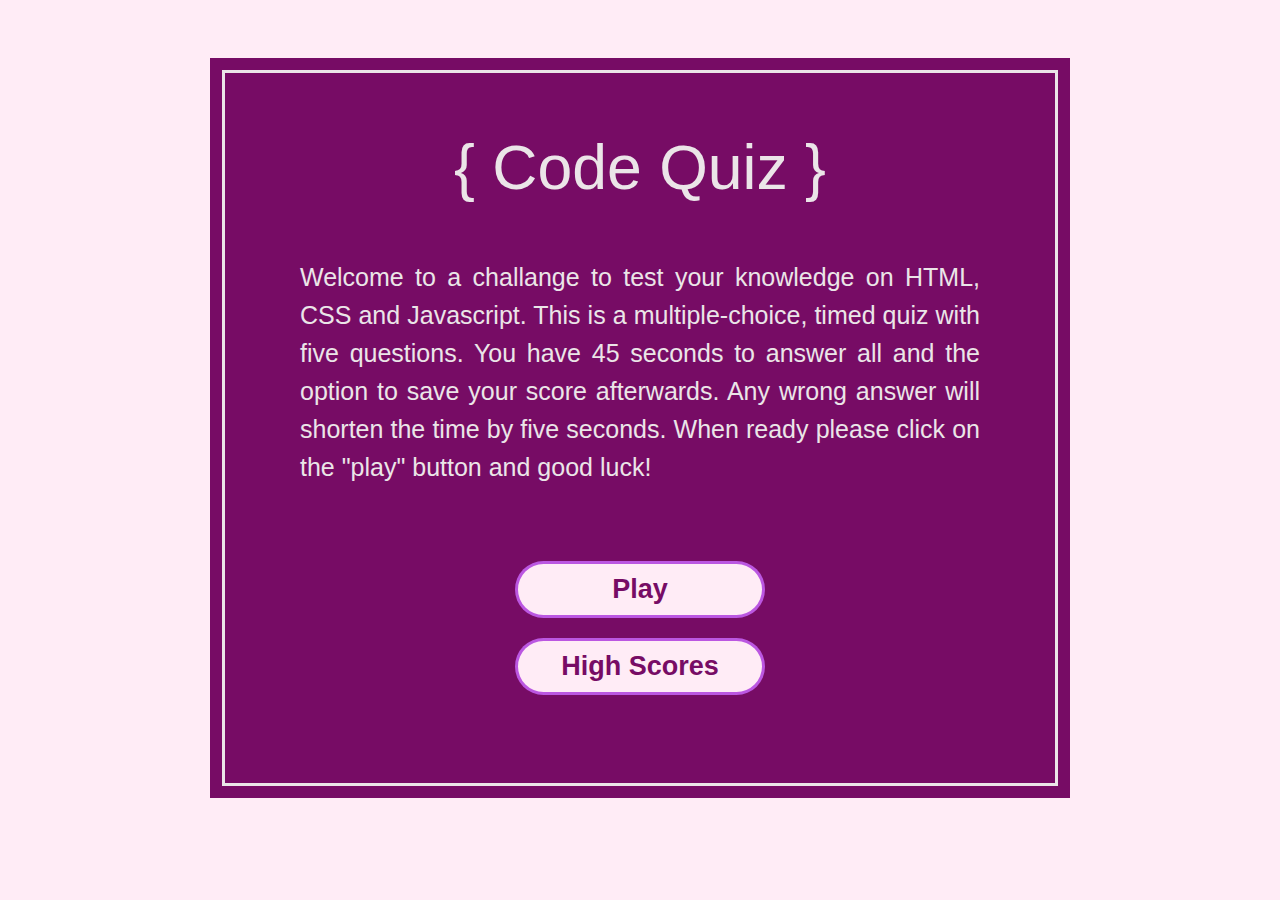
<file: index.html>
<!DOCTYPE html>
<html lang="en">
<head>
    <meta charset="UTF-8">
    <meta http-equiv="X-UA-Compatible" content="IE=edge">
    <meta name="viewport" content="width=device-width, initial-scale=1.0">
    <link href="assets/images/new-favicon.ico" rel="shortcut icon">
    <title>Home | Code Quiz</title>
    <link rel="stylesheet" href="assets/style.css">
</head>
<body>
    <main class="main">
        <article class="intro">
            <h1>{ Code Quiz }</h1>
            <p class="intro-p">
                Welcome to a challange to test your knowledge on HTML, CSS and Javascript. This is a multiple-choice, timed quiz with five questions. You have 45 seconds to answer all and the option to save your score afterwards. Any wrong answer will shorten the time by five seconds. When ready please click on the "play" button and good luck!
            </p>
            <a class="btn" href="quiz.html">Play</a>
            <a class="btn" href="highscores.html">High Scores</a>
        </article>
    </main>    
</body>
</html>
</file>
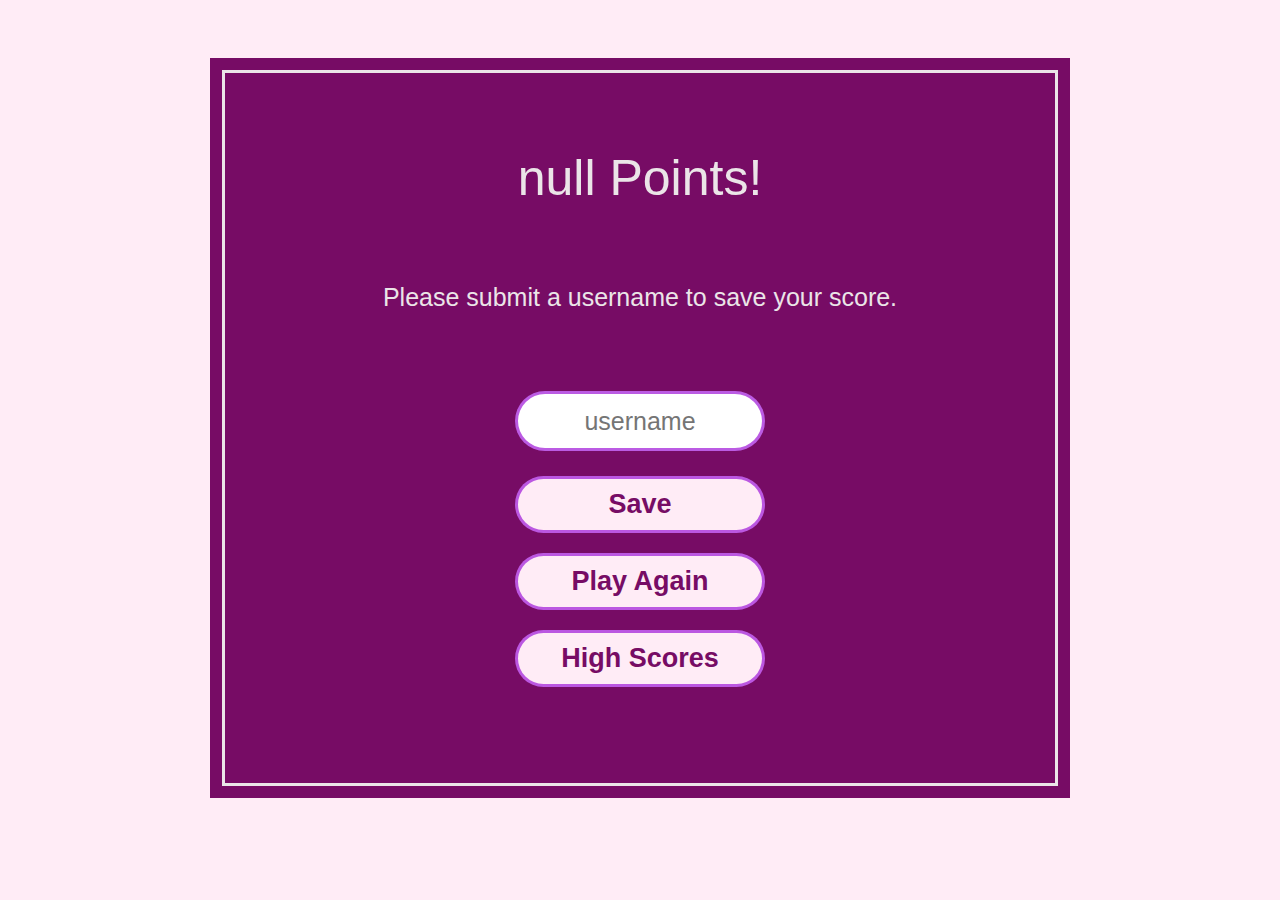
<file: final.html>
<!DOCTYPE html>
<html lang="en">
<head>
    <meta charset="UTF-8">
    <meta http-equiv="X-UA-Compatible" content="IE=edge">
    <meta name="viewport" content="width=device-width, initial-scale=1.0">
    <link href="assets/images/new-favicon.ico" rel="shortcut icon">
    <title>Final | Code Quiz</title>
    <link rel="stylesheet" href="assets/style.css">
</head>
<body>
    <main class="main">
        <article id="final" class="intro">
            <h2 id="finalScore"></h2>
            <p class="intro-p">
                Please submit a username to save your score.
            </p>
            <form>
                <input
                  type="text"
                  name="username"
                  id="username"
                  placeholder="username"
                />
                <button
                  type="submit"
                  class="btn"
                  id="saveScoreBtn"
                  onclick="saveHighScore(event)"
                  disabled
                >
                  Save
                </button>
              </form>
            <a class="btn" href="quiz.html">Play Again</a>
            <a class="btn" href="highscores.html">High Scores</a>
        </article>
    </main>
    <script src="assets/final.js"></script>   
</body>
</html>
</file>
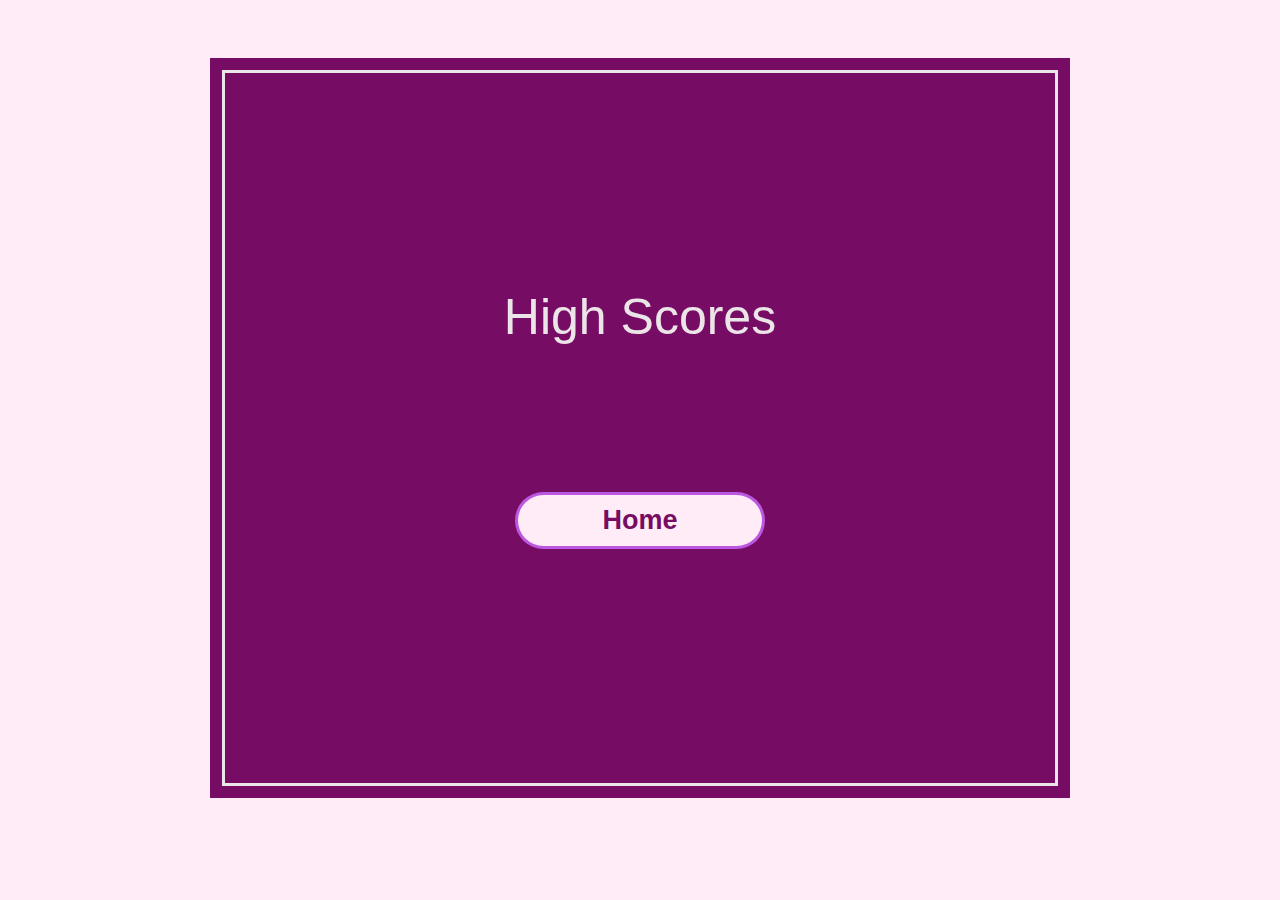
<file: highscores.html>
<!DOCTYPE html>
<html lang="en">
<head>
    <meta charset="UTF-8">
    <meta http-equiv="X-UA-Compatible" content="IE=edge">
    <meta name="viewport" content="width=device-width, initial-scale=1.0">
    <link href="assets/images/new-favicon.ico" rel="shortcut icon">
    <title>High Scores | Code Quiz</title>
    <link rel="stylesheet" href="assets/style.css">
</head>
<body>
    <main class="main">
        <article id="highScores" class="intro">
            <h2>High Scores</h2>
            <ul id="highScoresList" class="intro-p">                
            </ul>
            <a class="btn" href="index.html">Home</a>
        </article>
    </main>    
</body>
<script src="assets/highscores.js"></script>
</html>
</file>
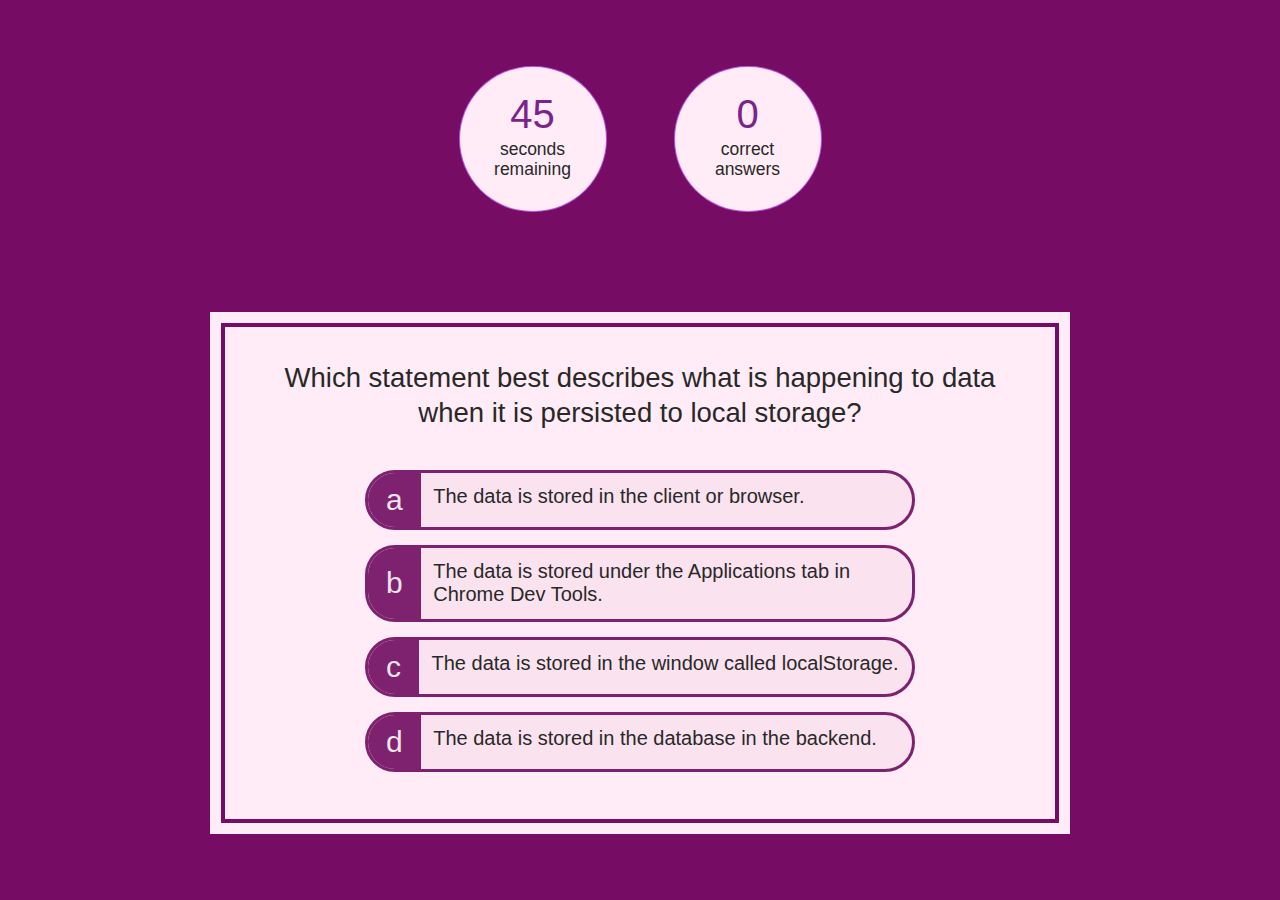
<file: quiz.html>
<!DOCTYPE html>
<html lang="en">
<head>
    <meta charset="UTF-8">
    <meta http-equiv="X-UA-Compatible" content="IE=edge">
    <meta name="viewport" content="width=device-width, initial-scale=1.0">
    <link href="assets/images/new-favicon.ico" rel="shortcut icon">
    <title>Questions | Code Quiz</title>
    <link rel="stylesheet" href="assets/style.css">
    <link rel="stylesheet" href="assets/quiz.css" />
</head>
<body>
    <main class="main">

        <header>
            <div>
                <div class = "header-item">
                <div id="timer-count" class="counters">45</div>
                <h4>seconds remaining</h4>
                </div>
            </div>
            <div>
                <div class = "header-item">
                <div id="correct-count" class="counters">0</div>
                <h4>correct answers</h4>
                </div>
            </div>
        </header>

        <article id="quest-cont" class="article">
                        
            <h3 id="question-line">Questions</h3>
                        
            <section class="quest-choices">
                <p class="choice-letter">a</p>
                <p class="choice-text" data-number="1">choice 1</p>            
            </section>

            <section class="quest-choices">
                <p class="choice-letter">b</p>
                <p class="choice-text" data-number="2">choice 2</p>            
            </section>

            <section class="quest-choices">
                <p class="choice-letter">c</p>
                <p class="choice-text" data-number="3">choice 3</p>            
            </section>

            <section class="quest-choices">
                <p class="choice-letter">d</p>
                <p class="choice-text" data-number="4">choice 4</p>            
            </section>

        </article>
    </main>
    <script src="assets/quiz.js"></script>     
</body>
</html>
</file>
<file: assets/style.css>
:root {
    --darktext: rgb(119, 12, 101);
    --darkbg: rgb(119, 12, 101);
    --lighttext:rgb(235, 229, 232);
    --lightbg:rgb(255, 236, 246);
    --buttonborder: rgba(170, 50, 220, .8);
    --lightborder: rgb(235, 229, 232);
    --darkborder: rgb(119, 12, 101);
    background-color: var(--lightbg);
    font-size: 62.5%;
  }

  * {
    box-sizing: border-box;
    font-family: 'Trebuchet MS', 'Lucida Sans Unicode', 'Lucida Grande', 'Lucida Sans', Arial, sans-serif;
    margin: 0;
    padding: 0;
    color: rgb(41, 40, 40);
  }

  h1,
  h2,
  h3,
  h4 {
    margin-bottom: 1rem;
  }

  h1 {
    font-size: 6.25rem;
    font-weight: 100;
    color: var(--lighttext);
    text-justify: inter-word;
    text-align: center;
    margin-top: 1rem;
    margin-bottom: 1.5rem;
  }

  h2 {
    font-size: 5rem;
    color: var(--lighttext);
    font-weight: 150;
    text-align:center;
    line-height: 6rem;
    margin-top: 2rem;
    margin-bottom: 3rem;
  }
  
  h3 {
    font-size: 2.75rem;    
    font-weight: 150;
    text-align:center;
    line-height: 3.5rem;
    margin-bottom: 4rem;
  }

  h4 {
    font-size: 1.75rem;
    font-weight: 500;
    text-align:center;
    line-height: 2rem;
    margin-bottom: 0.75rem;
  }

  form {
    width:100%;
    display: flex;
    flex-direction: column;
    justify-content: center;
    align-items: center;
  }

  input {
    width: 25rem;
    padding: 1.25rem;
    margin-bottom: 2.5rem;
    border: 0.3rem solid var(--buttonborder);
    border-radius: 3.75rem;
    text-align: center;
    font-size: 2.5rem;
    
  }
  
  ul {
  list-style: none;
  }

.intro {
  display: flex;
  flex-direction: column;
  justify-content: center;
  align-items: center;
  width:100%;
  height:740px;
  background-color: var(--darkbg);
  text-align: justify;
  /* text-justify: inter-character; */
  outline: 0.3rem solid var(--lightborder);
  outline-offset: -1.5rem;
  padding: 5rem 5rem 7rem 5rem;
  margin-bottom: 4.5rem;
}

  .intro-p {
    
    color: var(--lighttext);
    font-size: 2.5rem;
    text-align: justify;
    text-justify: inter-character;
    line-height: 3.8rem;
    padding: 4rem;
    margin-bottom: 3.5rem;
  }
  
  .main {
    width: 100vw;
    height: 100vh;
    display: flex;
    flex-direction: column;
    justify-content: center;
    align-items: center;
    max-width: 90rem;
    margin: 0 auto;
    padding: 2rem;
  }

 .btn {
  font-size: 2.7rem;
  font-weight: 600;
  color: var(--darktext);
  background-color:var(--lightbg);
  padding: 1rem 0;
  width: 25rem;
  text-align: center;
  border: 0.3rem solid var(--buttonborder);
  border-radius: 3.75rem;
  margin-bottom: 2rem;
  text-decoration: none;
 }

 .btn:hover {
  filter:brightness(110%);
  box-shadow: -0.2rem 0.225rem 0.7rem 0 #b15da3;
  transform: translateY(-0.2rem);
  transition: transform 150ms;
}
 
.btn[disabled]:hover {
  cursor: not-allowed;
  filter: none;
  box-shadow: none;
  transform: none;
}
</file>
<file: assets/quiz.css>
body {
    background-color: var(--darkbg);
}
section {
    max-width: 55rem;
}

.article {
    display: flex;
    flex-direction: column;
    justify-content: center;
    align-items: center;
    background-color: var(--lightbg);
    outline: 0.4rem solid var(--darkborder);
    outline-offset: -1.5rem;
    padding: 4.75rem 5.25rem;
}

.quest-choices {
    display: flex;
    margin-bottom: 1.5rem;
    width: 100%;
    font-size: 2.85rem;
    overflow:hidden;
    border: 0.3rem solid rgb(126, 33, 110);
    border-radius: 3rem;
    background-color: #fae2ef;
}

.quest-choices:hover {
    cursor:pointer;
    filter:brightness(110%);
    box-shadow: -0.2rem 0.225rem 0.7rem 0 #b15da3;
    transform: translateY(-0.2rem);
    transition: transform 150ms;
  }

.choice-letter {
    padding: 1rem 1.8rem;
    background-color: rgb(126, 33, 110);
    font-size: 3rem;
    color:#ebe5e8;
    display: flex;
    align-items: center;
}

.choice-text {
    text-justify: inter-word;
    padding: 1.25rem;
    font-size: 2rem;
    width: 100%;
}

.correct {
    background-color:#28a745
}

.incorrect {
    background-color:#dc3545
}

header {
    width: 50%;
    display:flex;
    flex-direction: row;
    justify-content: space-around;

}

.header-item {
    background-color: #ffecf6;
    padding: 2.5rem 1.8rem;
    width:148px;
    text-align: center;
    border:0.1rem solid rgba(170, 50, 220, .8);
    border-radius: 7.5rem;
    margin-bottom: 10rem;
    text-decoration: none;
  
}

.counters {
    font-size: 4rem;
    font-weight: 500;
    color: #7b238d;
    margin-bottom: 0.2rem;
}
</file>
